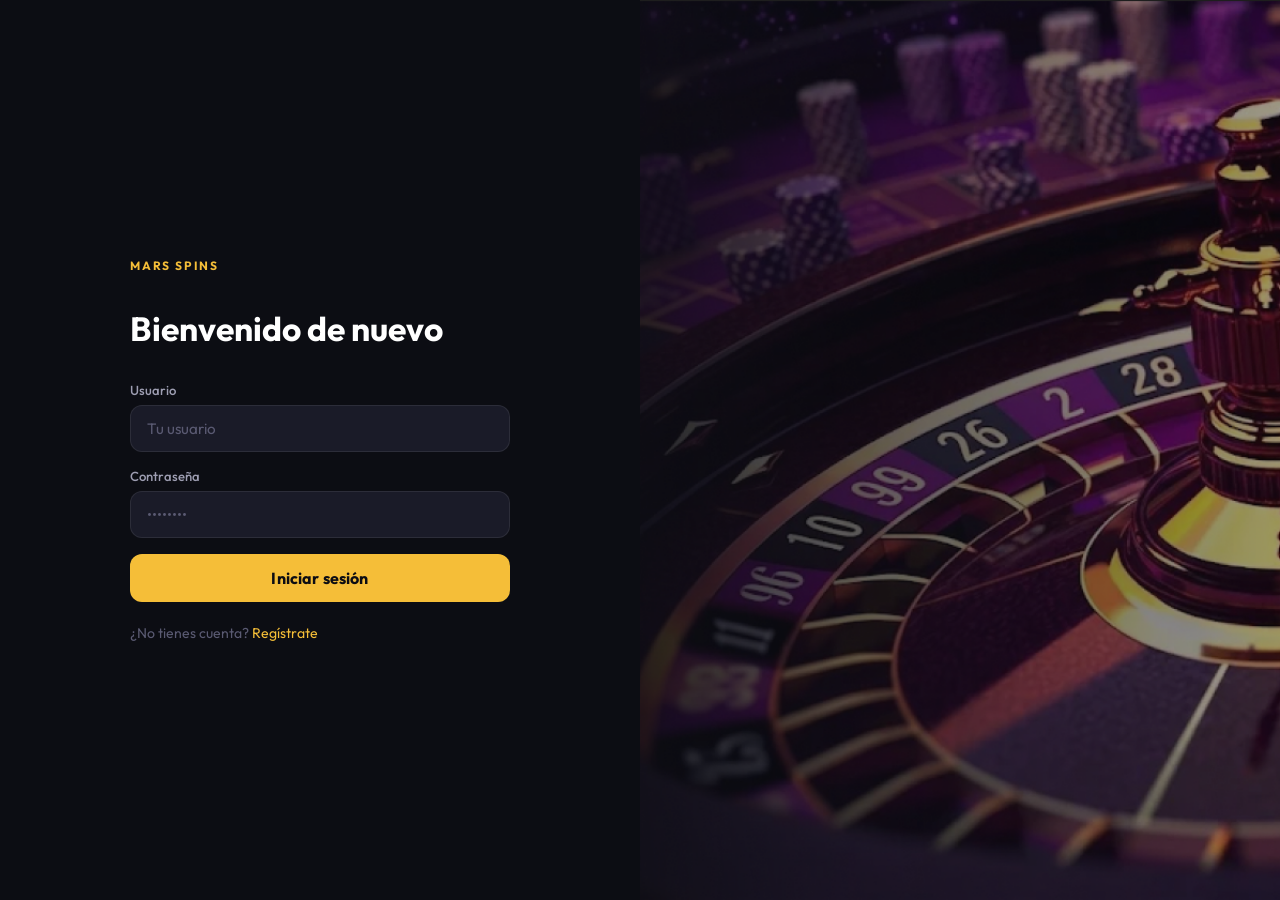
<file: src/main/resources/static/login.html>
<!DOCTYPE html>
<html lang="es">
<head>
  <meta charset="UTF-8" />
  <meta name="viewport" content="width=device-width, initial-scale=1.0" />
  <title>Iniciar Sesión | Mars Spins</title>
  <link rel="stylesheet" href="css/global.css" />
  <link rel="stylesheet" href="css/login.css" />
</head>
<body>

  <div class="left-panel">
    <div class="left-panel-content">
      <span class="brand-label">Mars Spins</span>

      <h1>Bienvenido de nuevo</h1>

      <form id="form-login">
        <div class="form-group">
          <label class="field-label" for="usuario">Usuario</label>
          <input class="field-input" id="usuario" type="text" placeholder="Tu usuario" required />
        </div>

        <div class="form-group">
          <label class="field-label" for="password">Contraseña</label>
          <input class="field-input" id="password" type="password" placeholder="••••••••" required />
        </div>

        <p class="form-error" id="error"></p>

        <div class="form-actions">
          <button class="btn-gold" type="submit">Iniciar sesión</button>
        </div>
      </form>

      <p class="auth-footer">
        ¿No tienes cuenta? <a href="registro.html">Regístrate</a>
      </p>
    </div>
  </div>

  <div class="right-panel"></div>

  <script src="js/api.js"></script>
  <script>
    document.getElementById('form-login').addEventListener('submit', async (e) => {
      e.preventDefault();
      const error = document.getElementById('error');
      error.textContent = '';
      try {
        await api('/api/login', {
          usuario: document.getElementById('usuario').value,
          contrasena: document.getElementById('password').value
        });
        window.location.href = 'principal.html';
      } catch (err) {
        error.textContent = err.message;
      }
    });
  </script>
</body>
</html>
</file>
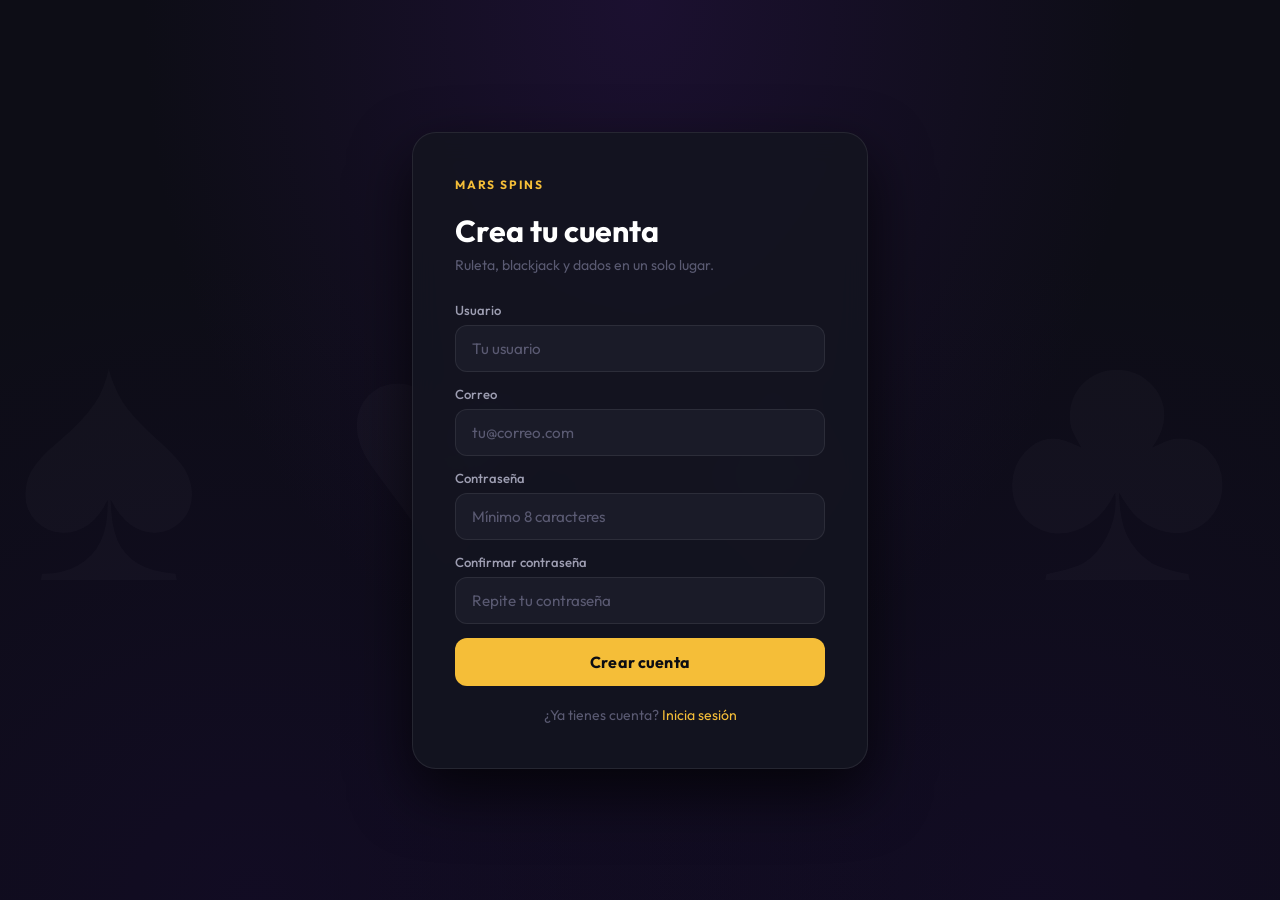
<file: src/main/resources/static/registro.html>
<!DOCTYPE html>
<html lang="es">
<head>
  <meta charset="UTF-8" />
  <meta name="viewport" content="width=device-width, initial-scale=1.0" />
  <title>Crear Cuenta | Mars Spins</title>
  <link rel="stylesheet" href="css/global.css" />
  <link rel="stylesheet" href="css/registro.css" />
</head>
<body>

  <div class="auth-card">

    <span class="brand-label">Mars Spins</span>

    <h1>Crea tu cuenta</h1>
    <p class="subtitle">Ruleta, blackjack y dados en un solo lugar.</p>

    <form id="form-registro">
      <div class="form-group">
        <label class="field-label" for="usuario">Usuario</label>
        <input class="field-input" id="usuario" type="text" placeholder="Tu usuario" required />
      </div>

      <div class="form-group">
        <label class="field-label" for="correo">Correo</label>
        <input class="field-input" id="correo" type="email" placeholder="tu@correo.com" />
      </div>

      <div class="form-group">
        <label class="field-label" for="password">Contraseña</label>
        <input class="field-input" id="password" type="password" placeholder="Mínimo 8 caracteres" required />
      </div>

      <div class="form-group">
        <label class="field-label" for="confirmar">Confirmar contraseña</label>
        <input class="field-input" id="confirmar" type="password" placeholder="Repite tu contraseña" required />
      </div>

      <p class="form-error" id="error"></p>

      <div class="form-actions">
        <button class="btn-gold" type="submit">
          Crear cuenta
        </button>
      </div>
    </form>

    <p class="auth-footer">
      ¿Ya tienes cuenta? <a href="login.html">Inicia sesión</a>
    </p>

  </div>

  <script src="js/api.js"></script>
  <script>
    document.getElementById('form-registro').addEventListener('submit', async (e) => {
      e.preventDefault();
      const error = document.getElementById('error');
      error.textContent = '';
      try {
        await api('/api/registro', {
          usuario: document.getElementById('usuario').value,
          correo: document.getElementById('correo').value,
          contrasena: document.getElementById('password').value,
          confirmar: document.getElementById('confirmar').value
        });
        window.location.href = 'principal.html';
      } catch (err) {
        error.textContent = err.message;
      }
    });
  </script>
</body>
</html>
</file>
<file: src/main/resources/static/css/global.css>
@import url('https://fonts.googleapis.com/css2?family=Outfit:wght@300;400;500;600;700;800&family=Space+Grotesk:wght@600;700&display=swap');

:root {
  --bg:         #0c0d13;
  --bg-card:    #181926;
  --bg-input:   #1a1b28;
  --border:     rgba(255,255,255,0.08);

  --gold:       #f5be38;
  --gold-hover: #ffc94d;
  --gold-dim:   rgba(245,190,56,0.18);
  --gold-border:rgba(245,190,56,0.35);

  --text:       #ffffff;
  --text-muted: #9e9eb2;
  --text-dim:   #5a5a72;

  --radius-sm:  8px;
  --radius-md:  12px;
  --radius-lg:  18px;
  --radius-xl:  24px;
  --radius-pill:999px;
}

*, *::before, *::after { margin:0; padding:0; box-sizing:border-box; }

body {
  font-family: 'Outfit', sans-serif;
  background: var(--bg);
  color: var(--text);
  min-height: 100vh;
  -webkit-font-smoothing: antialiased;
}

a { color: var(--gold); text-decoration: none; }
a:hover { text-decoration: underline; }

.btn-gold {
  display: inline-flex;
  align-items: center;
  justify-content: center;
  width: 100%;
  padding: 14px;
  background: var(--gold);
  color: #0c0d13;
  font-family: 'Outfit', sans-serif;
  font-size: 1rem;
  font-weight: 700;
  border: none;
  border-radius: var(--radius-md);
  cursor: pointer;
  transition: background .2s, transform .15s, box-shadow .2s;
  letter-spacing: .01em;
}
.btn-gold:hover {
  background: var(--gold-hover);
  transform: translateY(-1px);
  box-shadow: 0 6px 20px rgba(245,190,56,0.3);
}

.field-label {
  display: block;
  font-size: 0.82rem;
  color: var(--text-muted);
  margin-bottom: 7px;
  font-weight: 500;
}

.field-input {
  width: 100%;
  padding: 13px 16px;
  background: var(--bg-input);
  border: 1px solid var(--border);
  border-radius: var(--radius-md);
  color: var(--text);
  font-family: 'Outfit', sans-serif;
  font-size: 0.95rem;
  outline: none;
  transition: border-color .2s, box-shadow .2s;
}
.field-input:focus {
  border-color: var(--gold);
  box-shadow: 0 0 0 3px rgba(245,190,56,0.12);
}
.field-input::placeholder { color: var(--text-dim); }

.brand-label {
  font-size: 0.75rem;
  font-weight: 700;
  letter-spacing: .15em;
  text-transform: uppercase;
  color: var(--gold);
}

.form-error {
  min-height: 1.2em;
  margin: 4px 0 10px;
  color: #f56262;
  font-size: 0.85rem;
  font-weight: 500;
}
.form-error:empty { margin: 0; min-height: 0; }

.btn-salir {
  background: rgba(255,255,255,0.07);
  border: 1px solid rgba(255,255,255,0.1);
  color: var(--text-muted);
  font-family: 'Outfit', sans-serif;
  font-size: 0.8rem;
  font-weight: 600;
  padding: 7px 14px;
  border-radius: var(--radius-pill);
  cursor: pointer;
  transition: background .2s, color .2s;
}
.btn-salir:hover { background: rgba(255,255,255,0.12); color: var(--text); }
</file>
<file: src/main/resources/static/css/login.css>
body {
  display: flex;
  overflow: hidden;
  height: 100vh;
}

.left-panel {
  width: 50%;
  flex: 0 0 50%;
  display: flex;
  flex-direction: column;
  justify-content: center;
  align-items: center;
  padding: 56px 50px;
  background: var(--bg);
  position: relative;
  z-index: 2;
}

.left-panel-content {
  width: 100%;
  max-width: 380px;
}

.left-panel .brand-label {
  display: block;
  margin-bottom: 36px;
}

.left-panel h1 {
  font-size: 2.1rem;
  font-weight: 700;
  line-height: 1.2;
  margin-bottom: 32px;
  color: var(--text);
}

.form-group {
  margin-bottom: 16px;
}

.form-actions {
  margin-top: 8px;
}

.auth-footer {
  margin-top: 22px;
  font-size: 0.88rem;
  color: var(--text-dim);
}

.right-panel {
  width: 50%;
  flex: 0 0 50%;
  position: relative;
  overflow: hidden;
  background: #0c0d13 url('../capturas/login_ruleta.png') center / cover no-repeat;
}
</file>
<file: src/main/resources/static/css/registro.css>
body {
  display: flex;
  align-items: center;
  justify-content: center;
  min-height: 100vh;

  background:
    radial-gradient(ellipse at 50% 0%,   rgba(45,20,80,0.45) 0%, transparent 55%),
    radial-gradient(ellipse at 20% 100%, rgba(25,10,55,0.4)  0%, transparent 50%),
    radial-gradient(ellipse at 80% 100%, rgba(25,10,55,0.4)  0%, transparent 50%),
    #0d0d16;
  padding: 30px;
  overflow: hidden;
}

body::before {
  content: '♠  ♥  ♦  ♣';
  position: fixed;
  top: 50%; left: 50%;
  transform: translate(-50%, -50%);
  font-size: 22rem;
  color: rgba(255,255,255,0.025);
  letter-spacing: 2rem;
  pointer-events: none;
  white-space: nowrap;
  z-index: 0;
}

.auth-card {
  position: relative;
  z-index: 1;
  background: rgba(20,21,32,0.95);
  border: 1px solid rgba(255,255,255,0.08);
  border-radius: var(--radius-xl);
  padding: 44px 42px;
  width: 100%;
  max-width: 456px;
  backdrop-filter: blur(14px);
  box-shadow: 0 24px 60px rgba(0,0,0,0.7);
}

.auth-card .brand-label {
  display: block;
  margin-bottom: 20px;
}

.auth-card h1 {
  font-size: 1.9rem;
  font-weight: 700;
  color: var(--text);
  margin-bottom: 6px;
}

.auth-card .subtitle {
  font-size: 0.88rem;
  color: var(--text-dim);
  margin-bottom: 28px;
}

.form-group {
  margin-bottom: 14px;
}

.form-actions {
  margin-top: 10px;
}

.auth-footer {
  margin-top: 20px;
  font-size: 0.88rem;
  color: var(--text-dim);
  text-align: center;
}
</file>
